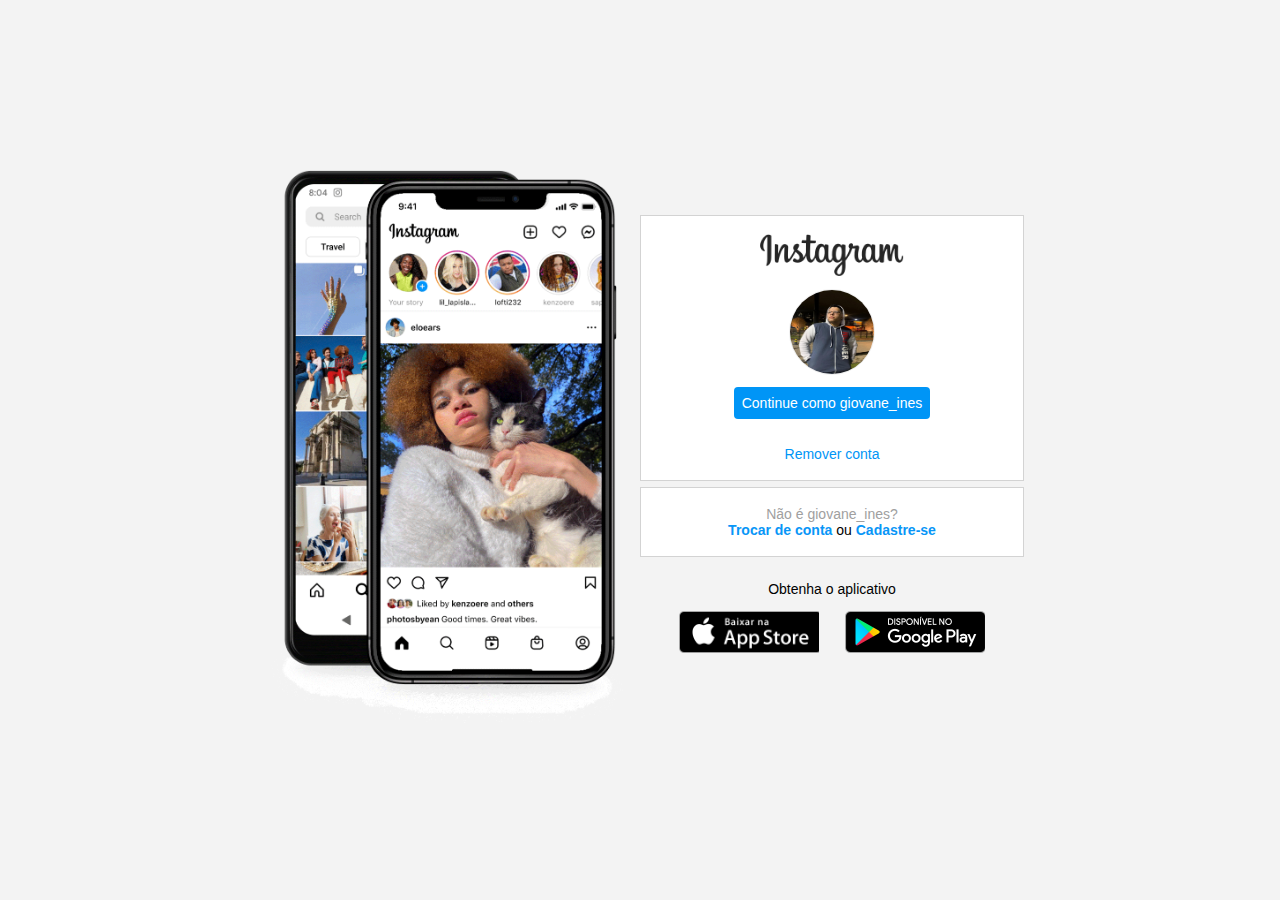
<file: index.html>
<!DOCTYPE html>
<html lang="en">
  <head>
    <meta charset="UTF-8" />
    <meta http-equiv="X-UA-Compatible" content="IE=edge" />
    <meta name="viewport" content="width=device-width, initial-scale=1.0" />
    <link rel="stylesheet" href="styles.css" />
    <title>Instagram</title>
  </head>
  <body>
    <div class="instagram-wrapper">
      <div class="instagram-phone">
        <img src="image/celular.gif" alt="celular" />
      </div>
      <div class="instagram-continue">
        <div class="group">
          <img
            src="image/instalogo.png"
            class="instagram-logo"
            alt="instagram-logo"
          />
          <div class="profile-foto">
            <img src="image/perfil.jpg" alt="foto de perfil" />
          </div>
          <a href="feed/feed.html" class="instagram-login"
            >Continue como giovane_ines</a
          >
          <a href="#" class="instagram-logout">Remover conta</a>
        </div>
        <div class="group">
          <p class="not-account">Não é giovane_ines?</p>
          <p class="notaccount">
            <a href="https://www.instagram.com/accounts/login/">
              <span class="link-blue"><b>Trocar de conta</b></span>
            </a>

            ou
            <!--criar uma pagina de login cadastro-->
            <a href="https://www.instagram.com/accounts/login/">
              <span class="link-blue"><b>Cadastre-se</b></span>
            </a>
          </p>
        </div>
        <div class="get-the-app">
          <p class="get-app">Obtenha o aplicativo</p>
          <div class="download">
            <a
              href="https://apps.apple.com/br/app/instagram/id389801252"
              class="app-download"
            ></a>
            <a
              href="https://play.google.com/store/apps/details?id=com.instagram.android&hl=pt_BR&gl=US"
              class="app-download"
            ></a>
          </div>
        </div>
      </div>
    </div>
    
  </body>
  
  
</html>
</file>
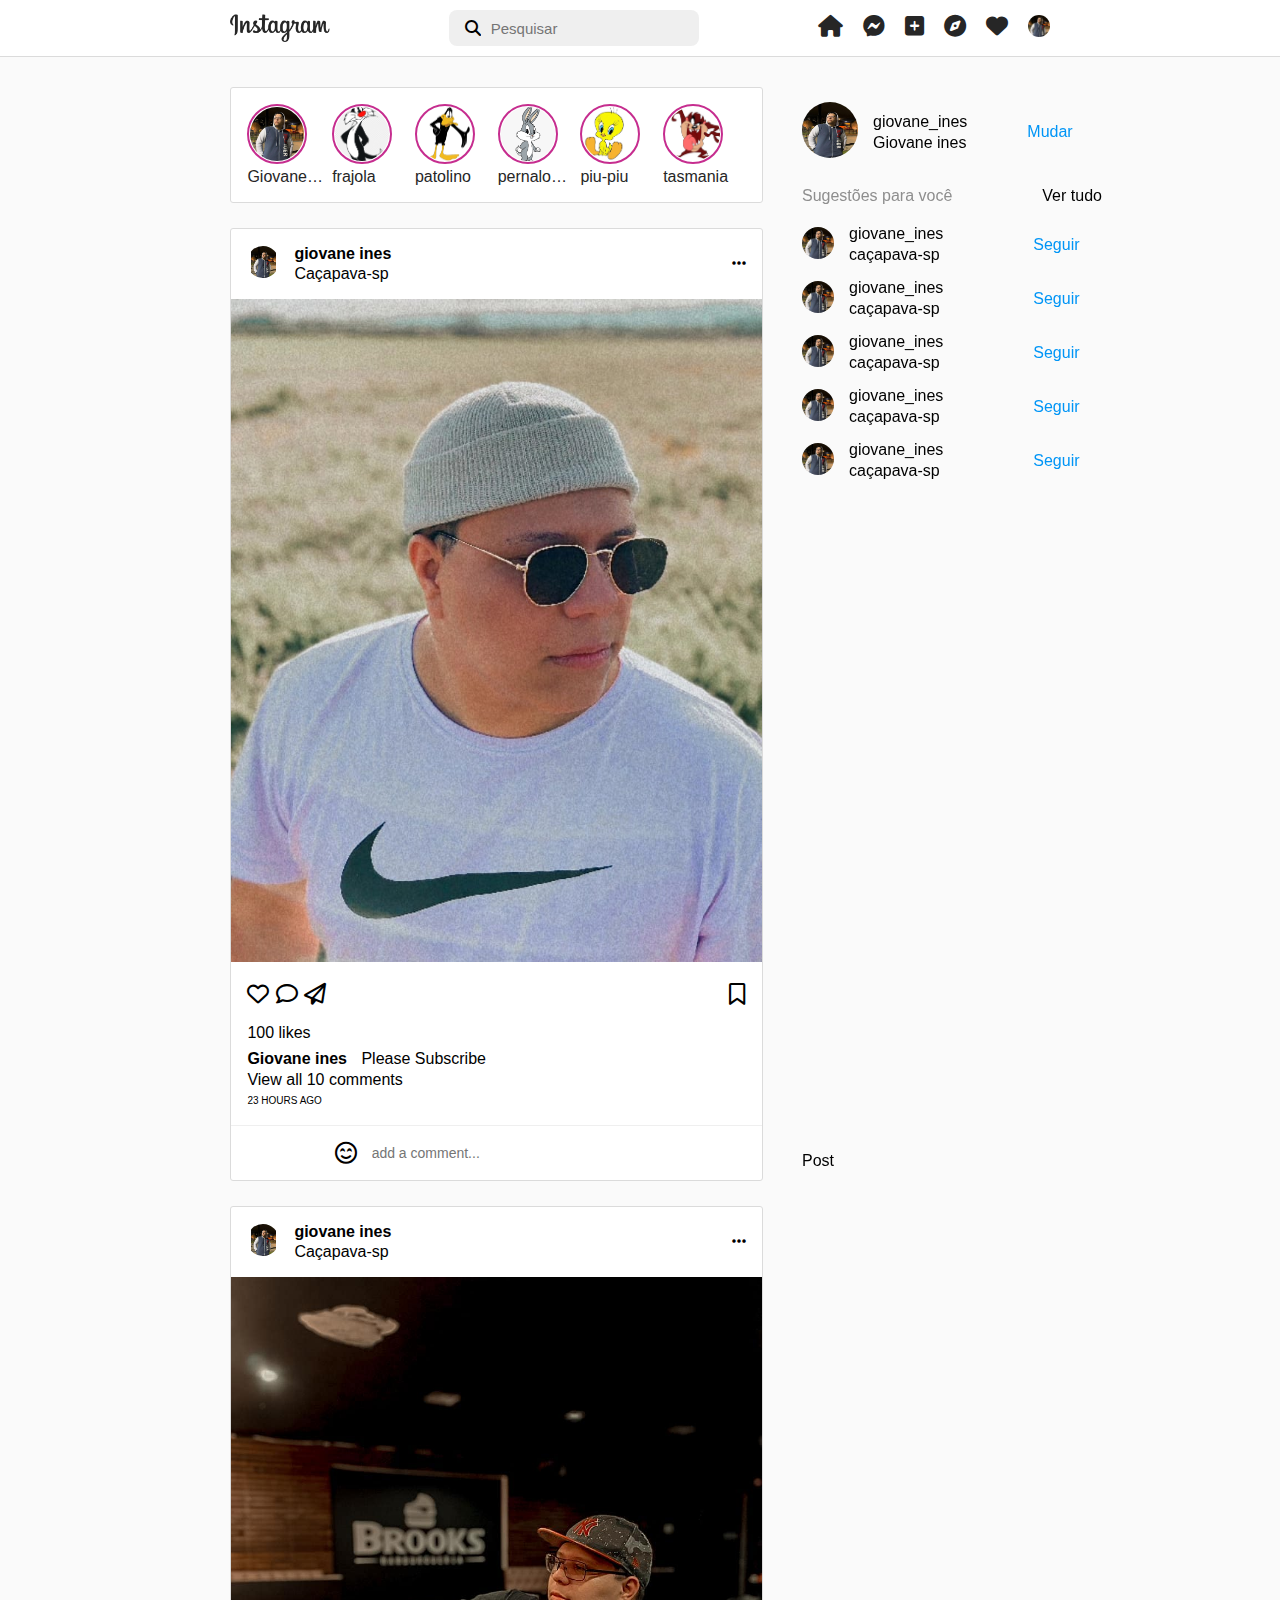
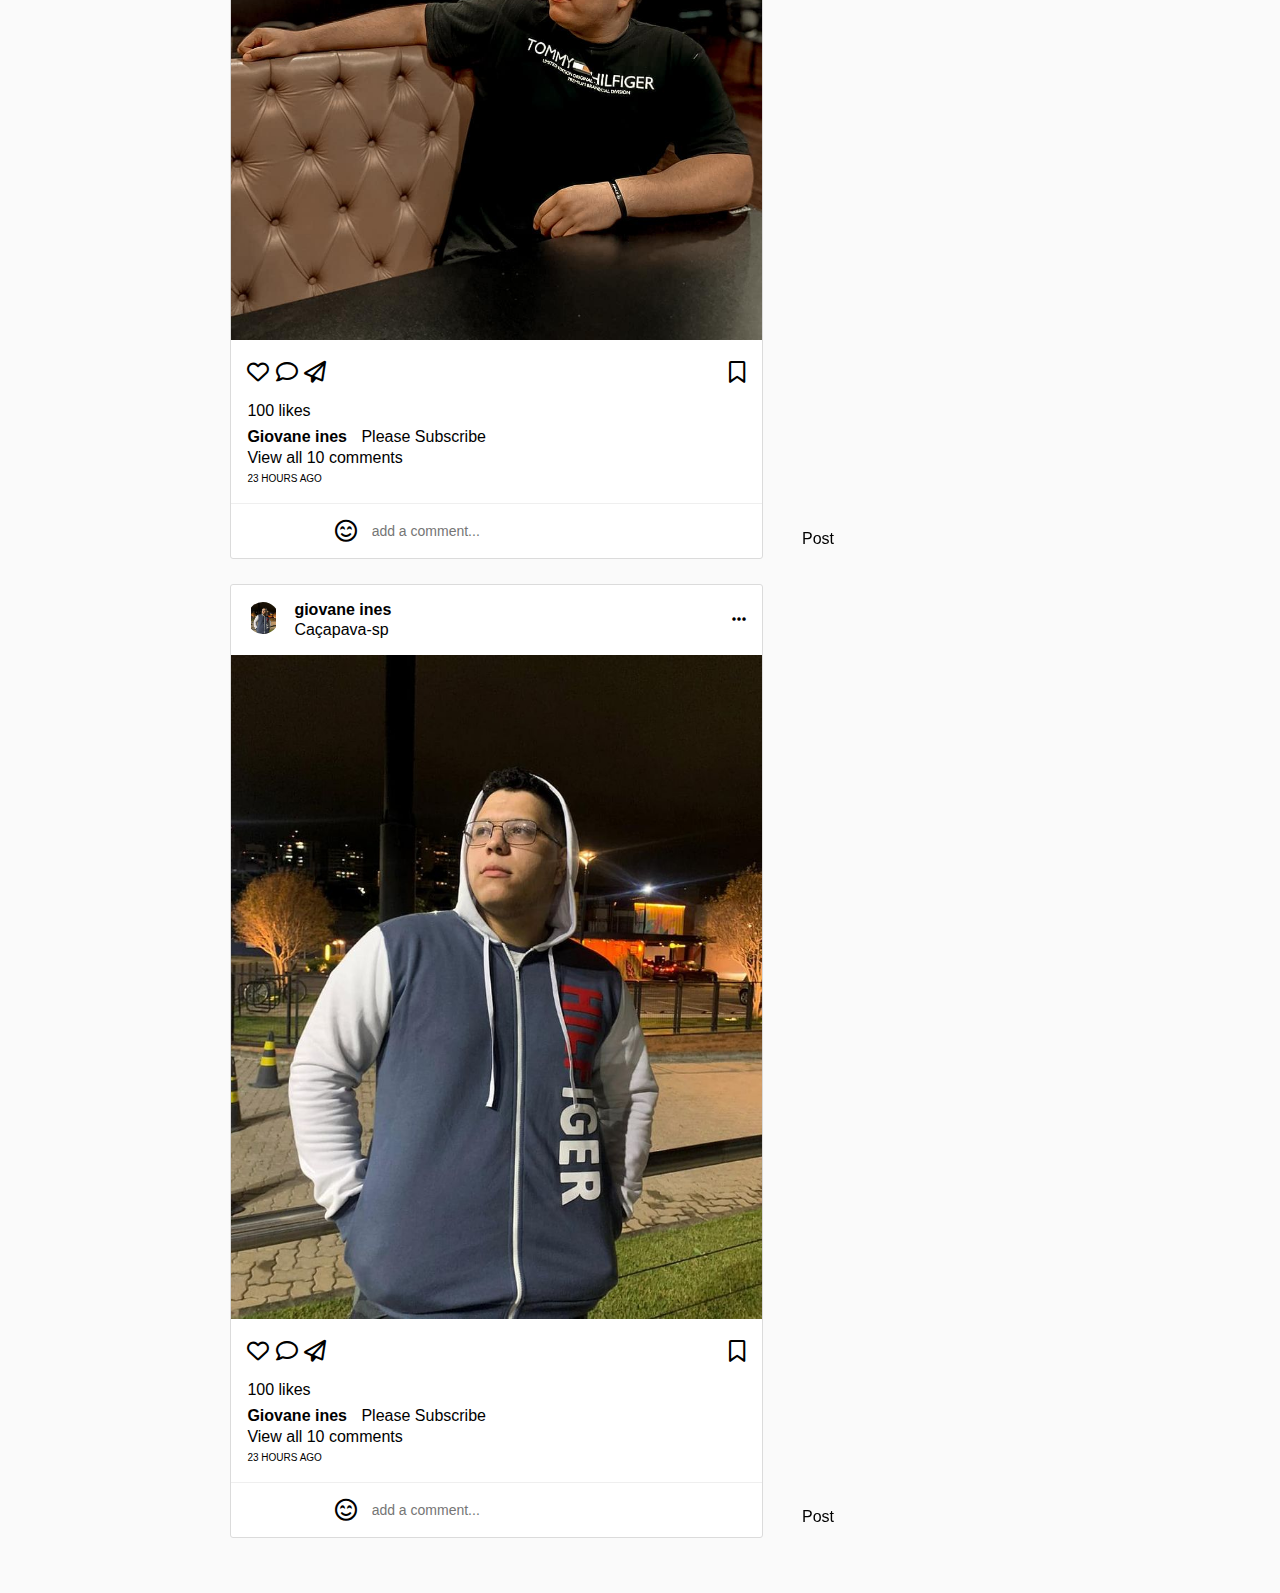
<file: feed/feed.html>
<!DOCTYPE html>
<html lang="en">
  <head>
    <meta charset="UTF-8" />
    <meta http-equiv="X-UA-Compatible" content="IE=edge" />
    <meta name="viewport" content="width=device-width, initial-scale=1.0" />
    <title>Instagram</title>
    <link rel="stylesheet" href="style.css" />
    <link
      rel="stylesheet"
      href="https://cdnjs.cloudflare.com/ajax/libs/font-awesome/6.1.1/css/all.min.css"
    />
  </head>
  <body>
    <div class="insta">
      <header>
        <div class="logo">
          <img src="image/instalogo.png" alt="" />
        </div>
        <div class="search-box">
          <i class="fas fa-search"></i>
          <input type="search" placeholder="Pesquisar" />
        </div>
        <nav>
          <ul>
            <li>
              <a href="#"><i class="fas fa-home"></i></a>
            </li>
            <li>
              <a href="#"><i class="fab fa-facebook-messenger"></i></a>
            </li>
            <li>
              <a href="#"><i class="fas fa-plus-square"></i></a>
            </li>
            <li>
              <a href="#"><i class="fas fa-compass"></i></a>
            </li>
            <li>
              <a href="#"><i class="fas fa-heart"></i></a>
            </li>
            <li>
              <a href="#">
                <img src="image/perfil.jpg" alt="imagem de perfil" />
              </a>
            </li>
          </ul>
        </nav>
      </header>
      <section>
        <div class="left-side">
          <!--post1-->
          <div class="story">
            <div class="stories">
              <a href="#">
                <img
                  src="image/perfil.jpg"
                  width="60"
                  height="60"
                  alt="foto de perfil"
                />
              </a>
              <p>Giovane_ines</p>
            </div>
            <div class="stories">
              <a href="#">
                <img
                  src="image/stories/fra.png"
                  width="60"
                  height="60"
                  alt="foto de perfil"
                />
              </a>
              <p>frajola</p>
            </div>
            <div class="stories">
              <a href="#">
                <img
                  src="image/stories/pato.png"
                  width="60"
                  height="60"
                  alt="foto de perfil"
                />
              </a>
              <p>patolino</p>
            </div>
            <div class="stories">
              <a href="#">
                <img
                  src="image/stories/perna.png"
                  width="60"
                  height="60"
                  alt="foto de perfil"
                />
              </a>
              <p>pernalonga</p>
            </div>
            <div class="stories">
              <a href="#">
                <img
                  src="image/stories/piu.jpg"
                  width="60"
                  height="60"
                  alt="foto de perfil"
                />
              </a>
              <p>piu-piu</p>
            </div>
            <div class="stories">
              <a href="#">
                <img
                  src="image/stories/taz.jpg"
                  width="60"
                  height="60"
                  alt="foto de perfil"
                />
              </a>
              <p>tasmania</p>
            </div>
          </div>
          <div class="posts">
            <div class="post-title">
              <div class="post-left">
                <div class="image">
                  <img
                    src="image/perfil.jpg"
                    alt="postagem"
                    width="32"
                    height="32"
                  />
                </div>
                <div class="details">
                  <p class="name">giovane ines</p>
                  <p class="location">Caçapava-sp</p>
                </div>
              </div>
              <div class="right">
                <i class="fas fa-ellipsis"></i>
              </div>
            </div>
            <div class="post-content">
              <img
                src="image/perfil2.jpg"
                alt="postagem"
                height="560"
                width="560"
              />
            </div>

            <div class="post-footer">
              <div class="like-share-comment">
                <i class="far fa-heart"></i>
                <i class="far fa-comment"></i>
                <i class="far fa-paper-plane"></i>
              </div>
              <div class="save">
                <i class="far fa-bookmark"></i>
              </div>
            </div>
            <div class="post-footer-content">
              <p class="likes">100 likes</p>
              <p class="name">Giovane ines <span>Please Subscribe</span></p>
              <p class="comments">View all 10 comments</p>
              <p class="posting-time">23 HOURS AGO</p>
            </div>
            <div class="add-comment">
              <div class="left-side">
                <i class="far fa-smile-beam"></i>
                <input type="text" placeholder="add a comment..." />
              </div>
              <div class="right-side">
                <p>Post</p>
              </div>
            </div>
          </div>
          <!--post2-->
          <div class="posts">
            <div class="post-title">
              <div class="post-left">
                <div class="image">
                  <img
                    src="image/perfil.jpg"
                    alt="postagem"
                    width="32"
                    height="32"
                  />
                </div>
                <div class="details">
                  <p class="name">giovane ines</p>
                  <p class="location">Caçapava-sp</p>
                </div>
              </div>
              <div class="right">
                <i class="fas fa-ellipsis"></i>
              </div>
            </div>
            <div class="post-content">
              <img
                src="image/perfil3.jpg"
                alt="postagem"
                height="560"
                width="560"
              />
            </div>

            <div class="post-footer">
              <div class="like-share-comment">
                <i class="far fa-heart"></i>
                <i class="far fa-comment"></i>
                <i class="far fa-paper-plane"></i>
              </div>
              <div class="save">
                <i class="far fa-bookmark"></i>
              </div>
            </div>
            <div class="post-footer-content">
              <p class="likes">100 likes</p>
              <p class="name">Giovane ines <span>Please Subscribe</span></p>
              <p class="comments">View all 10 comments</p>
              <p class="posting-time">23 HOURS AGO</p>
            </div>
            <div class="add-comment">
              <div class="left-side">
                <i class="far fa-smile-beam"></i>
                <input type="text" placeholder="add a comment..." />
              </div>
              <div class="right-side">
                <p>Post</p>
              </div>
            </div>
          </div>
          <!--post3-->
          <div class="posts">
            <div class="post-title">
              <div class="post-left">
                <div class="image">
                  <img
                    src="image/perfil.jpg"
                    alt="postagem"
                    width="32"
                    height="32"
                  />
                </div>
                <div class="details">
                  <p class="name">giovane ines</p>
                  <p class="location">Caçapava-sp</p>
                </div>
              </div>
              <div class="right">
                <i class="fas fa-ellipsis"></i>
              </div>
            </div>
            <div class="post-content">
              <img
                src="image/perfil.jpg"
                alt="postagem"
                height="560"
                width="560"
              />
            </div>

            <div class="post-footer">
              <div class="like-share-comment">
                <i class="far fa-heart"></i>
                <i class="far fa-comment"></i>
                <i class="far fa-paper-plane"></i>
              </div>
              <div class="save">
                <i class="far fa-bookmark"></i>
              </div>
            </div>
            <div class="post-footer-content">
              <p class="likes">100 likes</p>
              <p class="name">Giovane ines <span>Please Subscribe</span></p>
              <p class="comments">View all 10 comments</p>
              <p class="posting-time">23 HOURS AGO</p>
            </div>
            <div class="add-comment">
              <div class="left-side">
                <i class="far fa-smile-beam"></i>
                <input type="text" placeholder="add a comment..." />
              </div>
              <div class="right-side">
                <p>Post</p>
              </div>
            </div>
          </div>
        </div>

        <div class="right-side">
          <div class="profile-title">
            <div class="profile-left">
              <div class="image">
                <img
                  src="image/perfil.jpg"
                  alt="foto perfil"
                  width="56"
                  height="56"
                />
              </div>
              <div class="details">
                <p class="name">giovane_ines</p>
                <p class="surname">Giovane ines</p>
              </div>
            </div>
            <div class="profile-right">
              <p class="mudar">Mudar</p>
            </div>
          </div>

          <div class="suggestions">
            <p class="suges">Sugestões para você</p>
            <p>Ver tudo</p>
          </div>
          <div class="suggestion-title">
            <div class="suggestion-left">
              <div class="image">
                <img
                  src="image/perfil.jpg"
                  alt="perfil"
                  width="32"
                  height="32"
                />
              </div>
              <div class="details">
                <p class="name">giovane_ines</p>
                <p class="location">caçapava-sp</p>
              </div>
            </div>
            <div class="suggestion-right">
              <p>Seguir</p>
            </div>
          </div>
          <!--sugestao2-->
          <div class="suggestion-title">
            <div class="suggestion-left">
              <div class="image">
                <img
                  src="image/perfil.jpg"
                  alt="perfil"
                  width="32"
                  height="32"
                />
              </div>
              <div class="details">
                <p class="name">giovane_ines</p>
                <p class="location">caçapava-sp</p>
              </div>
            </div>
            <div class="suggestion-right">
              <p>Seguir</p>
            </div>
          </div>
          <!--sugestao3-->
          <div class="suggestion-title">
            <div class="suggestion-left">
              <div class="image">
                <img
                  src="image/perfil.jpg"
                  alt="perfil"
                  width="32"
                  height="32"
                />
              </div>
              <div class="details">
                <p class="name">giovane_ines</p>
                <p class="location">caçapava-sp</p>
              </div>
            </div>
            <div class="suggestion-right">
              <p>Seguir</p>
            </div>
          </div>
          <!--sugestao4-->
          <div class="suggestion-title">
            <div class="suggestion-left">
              <div class="image">
                <img
                  src="image/perfil.jpg"
                  alt="perfil"
                  width="32"
                  height="32"
                />
              </div>
              <div class="details">
                <p class="name">giovane_ines</p>
                <p class="location">caçapava-sp</p>
              </div>
            </div>
            <div class="suggestion-right">
              <p>Seguir</p>
            </div>
          </div>
          <!--sugestao5-->
          <div class="suggestion-title">
            <div class="suggestion-left">
              <div class="image">
                <img
                  src="image/perfil.jpg"
                  alt="perfil"
                  width="32"
                  height="32"
                />
              </div>
              <div class="details">
                <p class="name">giovane_ines</p>
                <p class="location">caçapava-sp</p>
              </div>
            </div>
            <div class="suggestion-right">
              <p>Seguir</p>
            </div>
          </div>
        </div>
      </section>
    </div>
  </body>
</html>
</file>
<file: styles.css>
* {
  padding: 0;
  margin: 0;
  box-sizing: border-box;
  text-decoration: none;
  font-family: sans-serif;
  font-size: 14px;
}

body {
  width: 100%;
  min-height: 100vh;
  background-color: rgb(243, 243, 243);
  margin: 0;
  padding: 0;
  display: flex;
  justify-content: center;
}

.instagram-wrapper {
  display: flex;
  align-items: center;
  justify-content: start;
  width: 60%;
  height: 100vh;
}

.instagram-phone {
  display: flex;
  align-items: center;
  justify-content: center;
  width: 50%;
}

.instagram-phone img {
  height: 40rem;
}

.instagram-continue {
  display: flex;
  align-items: center;
  justify-content: space-around;
  flex-direction: column;
  width: 50%;
  min-height: 34rem;
}

.group {
  display: flex;
  justify-content: space-between;
  align-items: center;
  flex-direction: column;
  background-color: #ffffff;
  width: 100%;
  padding: 1.3rem 0;
  border: 1px solid lightgray;
}

.group:nth-child(1) {
  min-height: 19rem;
}

.instagram-logo {
  height: 3rem;
}

.profile-foto {
  display: flex;
  justify-content: center;
  align-items: center;
  border-radius: 100%;
  border: 1px solid #efefef;
  overflow: hidden;
}

.profile-foto img {
  width: 84px;
  height: 84px;
}

.instagram-login {
  background-color: #0095f6;
  color: #ffffff;
  padding: 8px;
  border-radius: 4px;
}

.instagram-logout {
  color: #0095f6;
  margin-top: 1rem;
}

.not-account {
  color: rgb(160, 160, 160);
}

.link-blue {
  color: #0896f7;
}

.get-the-app {
  display: flex;
  flex-direction: column;
  align-items: center;
  justify-content: center;
  width: 100%;
  padding: 1.3rem 0;
}

.download {
  display: flex;
  width: 100%;
  justify-content: space-evenly;
  align-items: center;
  padding: 1rem;
}

.app-download {
  height: 3rem;
  width: 10rem;
  background-size: cover;
}

.app-download:nth-child(1) {
  background-image: url(image/iphone.png);
}

.app-download:nth-child(2) {
  background-image: url(image/android.png);
}



/*responsivo*/

@media (max-width: 1024px) {
  .instagram-wrapper {
    width: 90%;
  }
}

@media (max-width: 650px) {
  body {
    background-color: #ffffff;
  }

  .instagram-wrapper {
    width: 90%;
  }

  .instagram-phone {
    display: none;
  }

  .instagram-continue {
    width: 100%;
  }

  .group {
    border: 1px solid transparent;
  }
}
</file>
<file: feed/style.css>
@import url('https://fonts.googleapis.com/css2?family=Open+Sans:ital,wght@0,300;0,600;0,700;0,800;1,700;1,800&display=swap');
* {
  margin: 0;
  padding: 0;
  box-sizing: border-box;
  font-family: sans-serif;
}

/* Header */

header {
  display: flex;
  justify-content: space-between;
  align-items: center;
  padding: 10px 18%;
  border-bottom: 1px solid rgba(219, 219, 219, 219);
  background-color: white;
  position: sticky;
  top: 0;
  z-index: 10;
}
header .logo {
  height: 29px;
}
header .logo img {
  height: 100%;
  object-fit: contain;
}
header .search-box {
  width: 250px;
  background-color: rgba(239, 239, 239, 1);
  padding: 3px 16px;
  display: flex;
  align-items: center;
  border-radius: 8px;
}
header .search-box input {
  height: 30px;
  border: none;
  outline: none;
  background-color: rgba(239, 239, 239, 1);
  padding-left: 10px;
  font-size: 15px;
  color: #8e8e8e;
}
header nav ul {
  list-style: none;
  display: flex;
}
header nav ul li {
  margin-right: 20px;
}
header nav ul li:last-child {
  margin-right: 0;
}
header nav ul li a img {
  width: 22px;
  height: 22px;
  border-radius: 50%;
  object-fit: cover;
}
header nav ul li a i {
  font-size: 22px;
  color: rgba(38, 38, 38, 1);
}

/*body Section*/

section {
  padding: 30px 18%;
  background-color: #fafafa;
  display: flex;
}
.left-side {
  width: 65%;
}
.story {
  display: flex;
  padding: 16px;
  background-color: white;
  border: 1px solid rgba(219, 219, 219, 1);
  border-radius: 3px;
}
.story .stories {
  width: 17%;
}
.story .stories a img {
  border-radius: 50%;
  border: 2px solid #c62d8f;
  padding: 1px;
  object-fit: cover;
}
.story .stories p {
  width: 90%;
  overflow: hidden;
  white-space: nowrap;
  text-overflow: ellipsis;
  color: #262626;
}

/*Post*/

.posts {
  margin: 25px 0;
  background-color: white;
  border: 1px solid rgba(219, 219, 219, 1);
  border-radius: 3px;
}
.posts .post-title {
  display: flex;
  justify-content: space-between;
  align-items: center;
  padding: 16px;
}
.posts .post-title .post-left {
  display: flex;
  align-items: center;
}
.posts .post-title .post-left .image {
  margin-right: 15px;
}
.posts .post-title .post-left .image img {
  border-radius: 50%;
  object-fit: contain;
}
.posts .post-title .post-left .details .name {
  padding-bottom: 2px;
  font-weight: bold;
}

.posts .post-content img {
  width: 100%;
  height: 100%;
  object-fit: cover;
}

.posts .post-footer {
  display: flex;
  justify-content: space-between;
  padding: 16px;
}
.posts .post-footer .like-share-comment {
  font-size: 22px;
  margin-right: 10px;
}
.posts .post-footer .save {
  font-size: 22px;
}
.posts .post-footer-content {
  padding: 0 16px 16px 16px;
}
.posts .post-footer-content p {
  margin-bottom: 3px;
}
.posts .post-footer-content .likes {
  margin-bottom: 8px;
}
.posts .post-footer-content .name {
  font-weight: 600;
}
.posts .post-footer-content span {
  margin-left: 10px;
  font-weight: normal;
}
.posts .post-footer-content .posting-time {
  font-size: 10px;
  margin-top: 6px;
}

.posts .add-comment {
  padding: 16px;
  border-top: 1px solid #efefef;
  display: flex;
  align-items: center;
  justify-content: center;
}
.posts .add-comment .left-side {
  display: flex;
  align-items: center;
}
.posts .add-comment .left-side i {
  font-size: 22px;
  margin-right: 15px;
}
.posts .add-comment .left-side input {
  width: 100%;
  outline: none;
  border: none;
  font-size: 14px;
}
.right-side {
  width: 35%;
  margin-top: 15px;
  position: fixed;
  right: 30px;
}
.right-side .profile-title {
  display: flex;
  align-items: center;
}
.right-side .profile-title .profile-left {
  display: flex;
  align-items: center;
  margin-right: 60px;
 
}
.mudar {
  color:#0095f6;
  
}
.right-side .profile-title .profile-left .image img {
  border-radius: 50%;
  margin-right: 15px;
}
.right-side .profile-title .profile-left .details .name {
  padding-bottom: 3px;
}
.suggestions {
  display: flex;
  margin-top: 25px;
  margin-bottom: 20px;
}
.suggestions p {
  margin-right: 90px;
}

 .suggestions .suges {
color: #8e8e8e;
}

.suggestion-title {
  display: flex;
  align-items: center;
  margin-bottom: 15px;
}
.suggestion-title .suggestion-left {
  display: flex;
  align-items: center;
  margin-right: 90px;
}
.suggestion-title .suggestion-left .image img {
  border-radius: 50%;
  margin-right: 15px;
  object-fit: cover;
}
.suggestion-title .suggestion-left .details .name {
  padding-bottom: 3px;
}
.suggestion-right p{
  color:#0095f6;
  
}

/*responsivo*/
</file>
